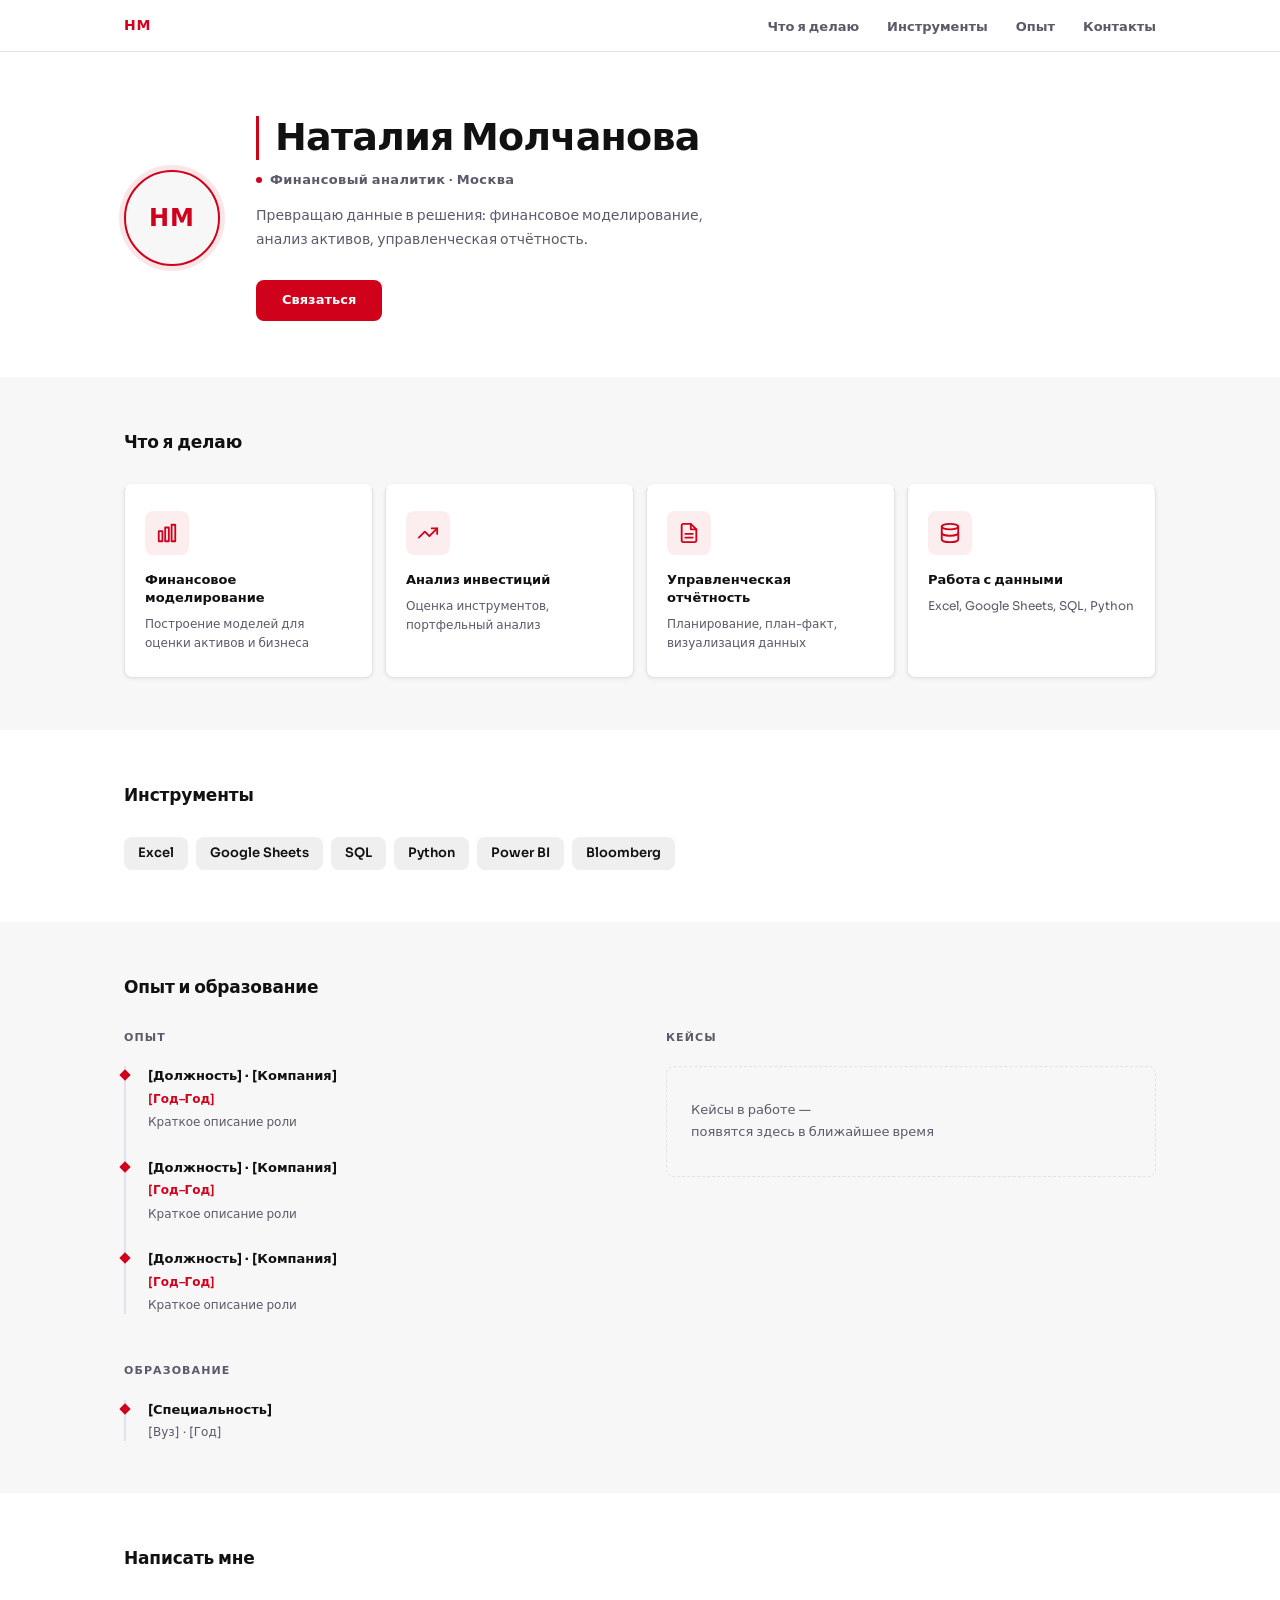
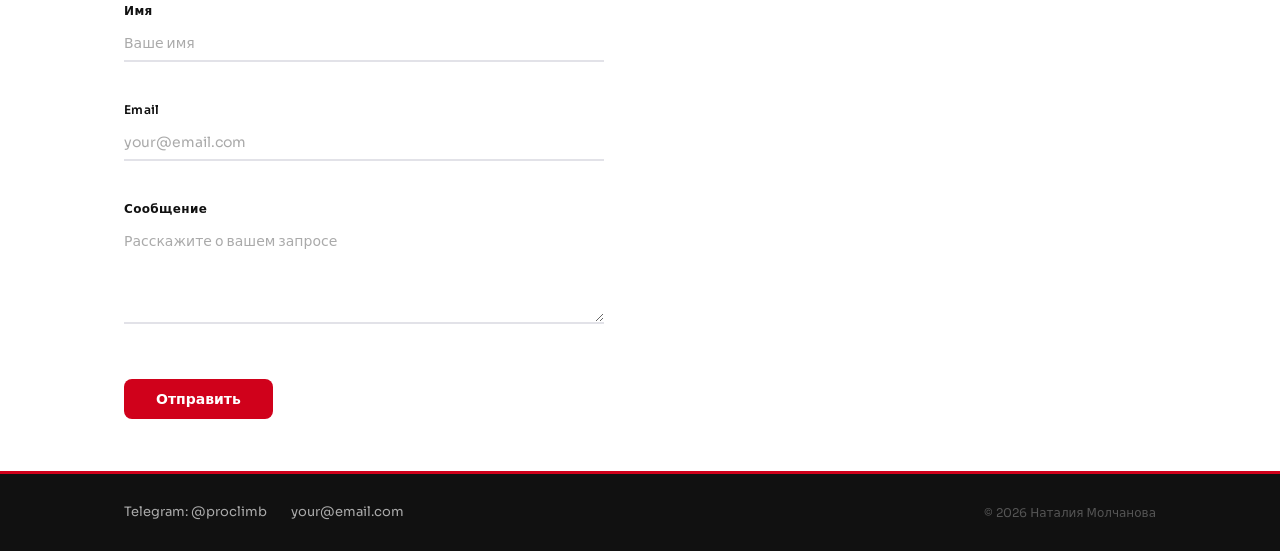
<file: index.html>
<!DOCTYPE html>
<html lang="ru">
<head>
  <meta charset="UTF-8" />
  <meta name="viewport" content="width=device-width, initial-scale=1.0" />
  <meta name="description" content="Наталия Молчанова — финансовый аналитик. Финансовое моделирование, анализ инвестиций, управленческая отчётность." />
  <title>Наталия Молчанова · Финансовый аналитик</title>
  <link rel="preconnect" href="https://fonts.googleapis.com" />
  <link rel="preconnect" href="https://fonts.gstatic.com" crossorigin />
  <link href="https://fonts.googleapis.com/css2?family=Sora:wght@400;600;700&display=swap" rel="stylesheet" />
  <link rel="stylesheet" href="style.css" />
</head>
<body>

  <nav>
    <div class="container nav-inner">
      <a href="#hero" class="nav-logo">НМ</a>
      <ul class="nav-links">
        <li><a href="#services">Что я делаю</a></li>
        <li><a href="#tools">Инструменты</a></li>
        <li><a href="#trust">Опыт</a></li>
        <li><a href="#contact">Контакты</a></li>
      </ul>
    </div>
  </nav>

  <main>

    <!-- ─── Hero ─────────────────────────────────────── -->
    <section id="hero">
      <div class="container">
        <div class="hero-grid">

          <div class="avatar-wrap hero-anim-avatar" aria-label="Аватар Наталии Молчановой">
            <div class="avatar">
              <span class="avatar-initials">НМ</span>
            </div>
          </div>

          <div class="hero-content">
            <div class="hero-name-wrap hero-anim-name">
              <h1 class="hero-name">Наталия Молчанова</h1>
            </div>
            <p class="hero-subtitle hero-anim-subtitle">
              <span class="subtitle-dot" aria-hidden="true"></span>
              Финансовый аналитик · Москва
            </p>
            <p class="hero-description hero-anim-desc">
              Превращаю данные в решения: финансовое моделирование, анализ активов, управленческая отчётность.
            </p>
            <a href="#contact" class="btn btn-primary hero-anim-btn">Связаться</a>
          </div>

        </div>
      </div>
    </section>

    <!-- ─── Что я делаю ───────────────────────────────── -->
    <section id="services">
      <div class="container">
        <h2 class="section-title">Что я делаю</h2>
        <div class="cards-grid">

          <article class="card">
            <div class="card-icon" aria-hidden="true">
              <svg width="22" height="22" viewBox="0 0 24 24" fill="none" stroke="currentColor" stroke-width="2" stroke-linecap="round" stroke-linejoin="round">
                <rect x="3" y="10" width="4" height="11"/>
                <rect x="10" y="6" width="4" height="15"/>
                <rect x="17" y="3" width="4" height="18"/>
              </svg>
            </div>
            <h3 class="card-title">Финансовое моделирование</h3>
            <p class="card-text">Построение моделей для оценки активов и бизнеса</p>
          </article>

          <article class="card">
            <div class="card-icon" aria-hidden="true">
              <svg width="22" height="22" viewBox="0 0 24 24" fill="none" stroke="currentColor" stroke-width="2" stroke-linecap="round" stroke-linejoin="round">
                <polyline points="22 7 13.5 15.5 8.5 10.5 2 17"/>
                <polyline points="16 7 22 7 22 13"/>
              </svg>
            </div>
            <h3 class="card-title">Анализ инвестиций</h3>
            <p class="card-text">Оценка инструментов, портфельный анализ</p>
          </article>

          <article class="card">
            <div class="card-icon" aria-hidden="true">
              <svg width="22" height="22" viewBox="0 0 24 24" fill="none" stroke="currentColor" stroke-width="2" stroke-linecap="round" stroke-linejoin="round">
                <path d="M14 2H6a2 2 0 0 0-2 2v16a2 2 0 0 0 2 2h12a2 2 0 0 0 2-2V8z"/>
                <polyline points="14 2 14 8 20 8"/>
                <line x1="16" y1="13" x2="8" y2="13"/>
                <line x1="16" y1="17" x2="8" y2="17"/>
              </svg>
            </div>
            <h3 class="card-title">Управленческая отчётность</h3>
            <p class="card-text">Планирование, план-факт, визуализация данных</p>
          </article>

          <article class="card">
            <div class="card-icon" aria-hidden="true">
              <svg width="22" height="22" viewBox="0 0 24 24" fill="none" stroke="currentColor" stroke-width="2" stroke-linecap="round" stroke-linejoin="round">
                <ellipse cx="12" cy="5" rx="9" ry="3"/>
                <path d="M21 12c0 1.66-4 3-9 3s-9-1.34-9-3"/>
                <path d="M3 5v14c0 1.66 4 3 9 3s9-1.34 9-3V5"/>
              </svg>
            </div>
            <h3 class="card-title">Работа с данными</h3>
            <p class="card-text">Excel, Google Sheets, SQL, Python</p>
          </article>

        </div>
      </div>
    </section>

    <!-- ─── Инструменты ───────────────────────────────── -->
    <section id="tools">
      <div class="container">
        <h2 class="section-title">Инструменты</h2>
        <div class="badges-grid">
          <span class="badge">Excel</span>
          <span class="badge">Google Sheets</span>
          <span class="badge">SQL</span>
          <span class="badge">Python</span>
          <span class="badge">Power BI</span>
          <span class="badge">Bloomberg</span>
        </div>
      </div>
    </section>

    <!-- ─── Опыт и образование ────────────────────────── -->
    <section id="trust">
      <div class="container">
        <h2 class="section-title">Опыт и образование</h2>
        <div class="trust-grid">

          <div>
            <h3 class="trust-block-title">Опыт</h3>
            <div class="timeline">
              <div class="timeline-item">
                <p class="timeline-role">[Должность] · [Компания]</p>
                <p class="timeline-period">[Год–Год]</p>
                <p class="timeline-desc">Краткое описание роли</p>
              </div>
              <div class="timeline-item">
                <p class="timeline-role">[Должность] · [Компания]</p>
                <p class="timeline-period">[Год–Год]</p>
                <p class="timeline-desc">Краткое описание роли</p>
              </div>
              <div class="timeline-item">
                <p class="timeline-role">[Должность] · [Компания]</p>
                <p class="timeline-period">[Год–Год]</p>
                <p class="timeline-desc">Краткое описание роли</p>
              </div>
            </div>

            <h3 class="trust-block-title" style="margin-top: 48px;">Образование</h3>
            <div class="edu-block">
              <p class="edu-degree">[Специальность]</p>
              <p class="edu-place">[Вуз] · [Год]</p>
            </div>
          </div>

          <div>
            <h3 class="trust-block-title">Кейсы</h3>
            <p class="cases-placeholder">Кейсы в работе —<br>появятся здесь в ближайшее время</p>
          </div>

        </div>
      </div>
    </section>

    <!-- ─── Форма обратной связи ──────────────────────── -->
    <section id="contact">
      <div class="container">
        <h2 class="section-title">Написать мне</h2>
        <div class="contact-inner">
          <form
            id="contact-form"
            action="https://formspree.io/f/YOUR_FORM_ID"
            method="POST"
            novalidate
          >
            <div class="form-group">
              <label for="name">Имя</label>
              <input type="text" id="name" name="name" placeholder="Ваше имя" required />
              <p class="field-error" id="name-error" role="alert" aria-live="polite"></p>
            </div>
            <div class="form-group">
              <label for="email">Email</label>
              <input type="email" id="email" name="email" placeholder="your@email.com" required />
              <p class="field-error" id="email-error" role="alert" aria-live="polite"></p>
            </div>
            <div class="form-group">
              <label for="message">Сообщение</label>
              <textarea id="message" name="message" placeholder="Расскажите о вашем запросе" required></textarea>
              <p class="field-error" id="message-error" role="alert" aria-live="polite"></p>
            </div>
            <button type="submit" class="btn btn-primary form-submit">Отправить</button>
          </form>
          <div class="success-message" id="success-message" role="status" aria-live="polite">
            Спасибо! Свяжусь с вами в течение суток.
          </div>
        </div>
      </div>
    </section>

  </main>

  <footer>
    <div class="container">
      <div class="footer-inner">
        <div class="footer-contacts">
          <a href="https://t.me/proclimb" target="_blank" rel="noopener noreferrer">Telegram: @proclimb</a>
          <a href="mailto:your@email.com">your@email.com</a>
        </div>
        <p class="footer-copy">© 2026 Наталия Молчанова</p>
      </div>
    </div>
  </footer>

  <script src="script.js"></script>
</body>
</html>
</file>
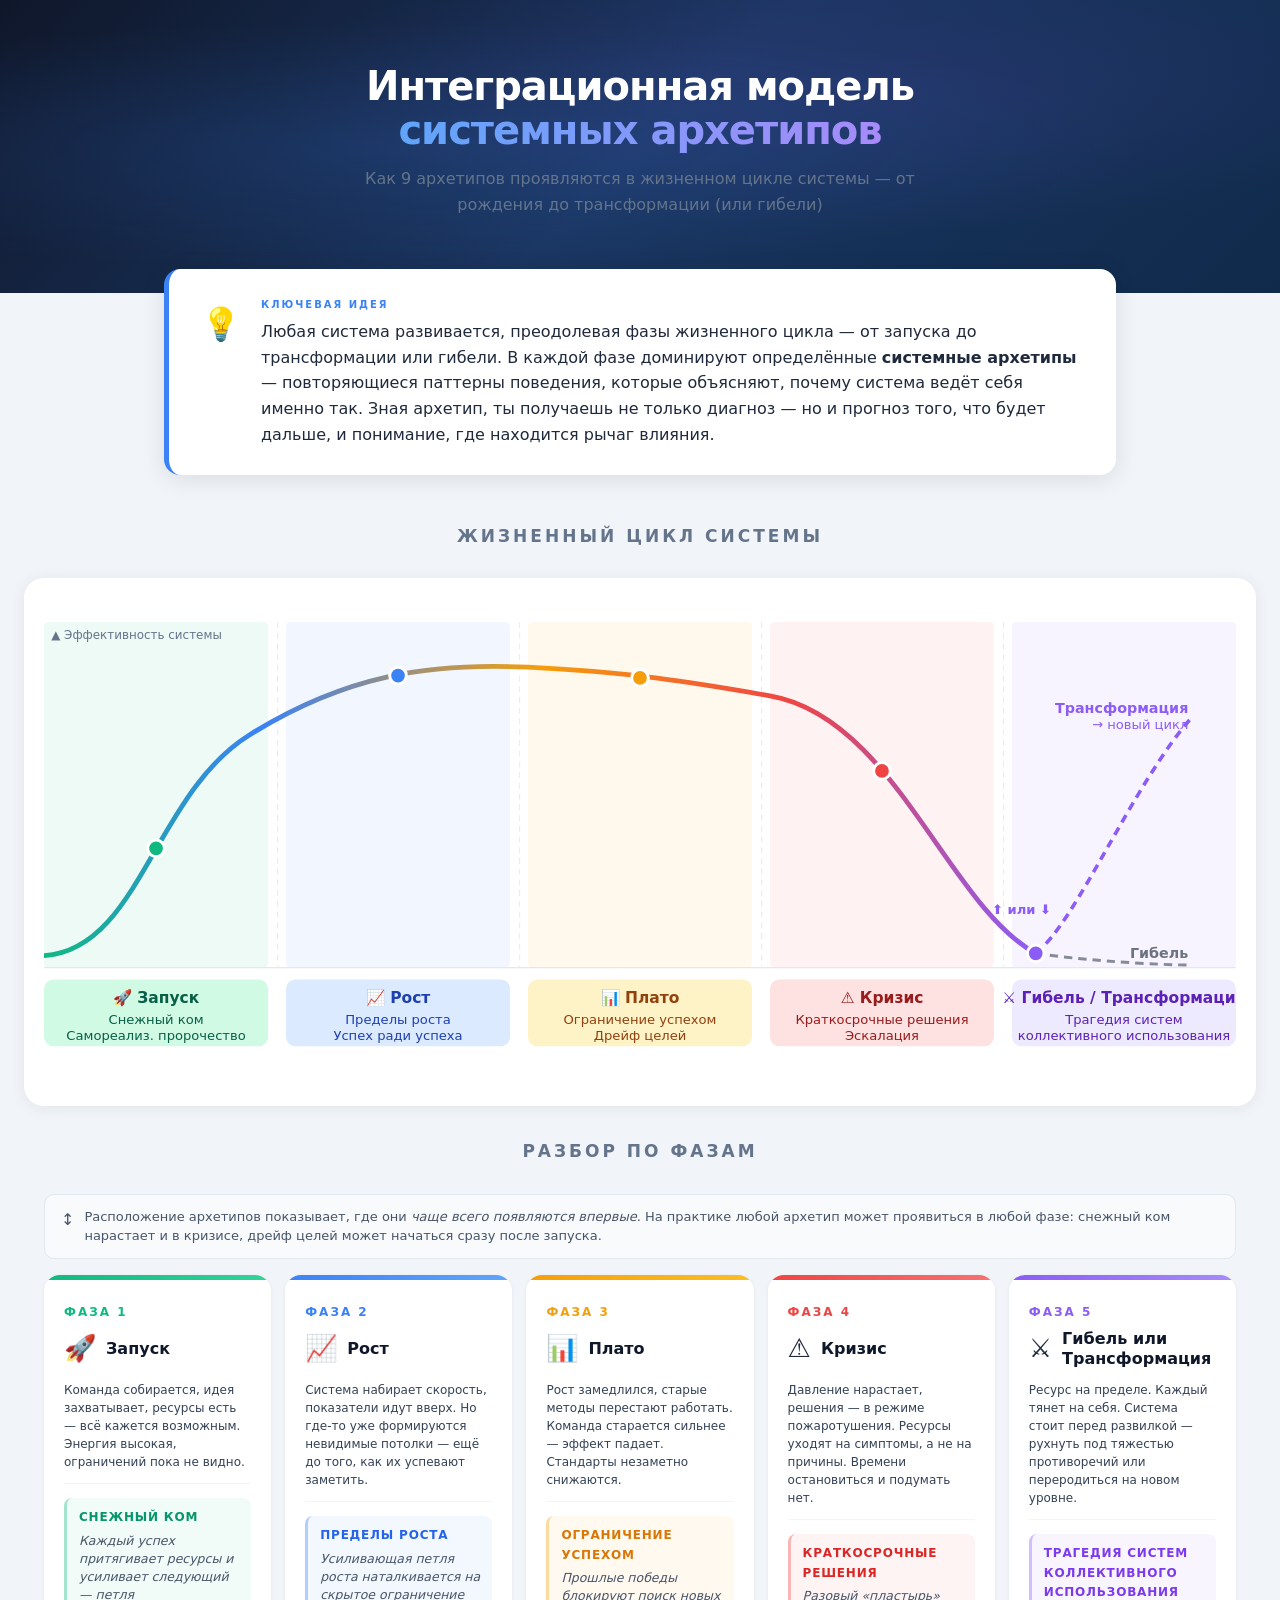
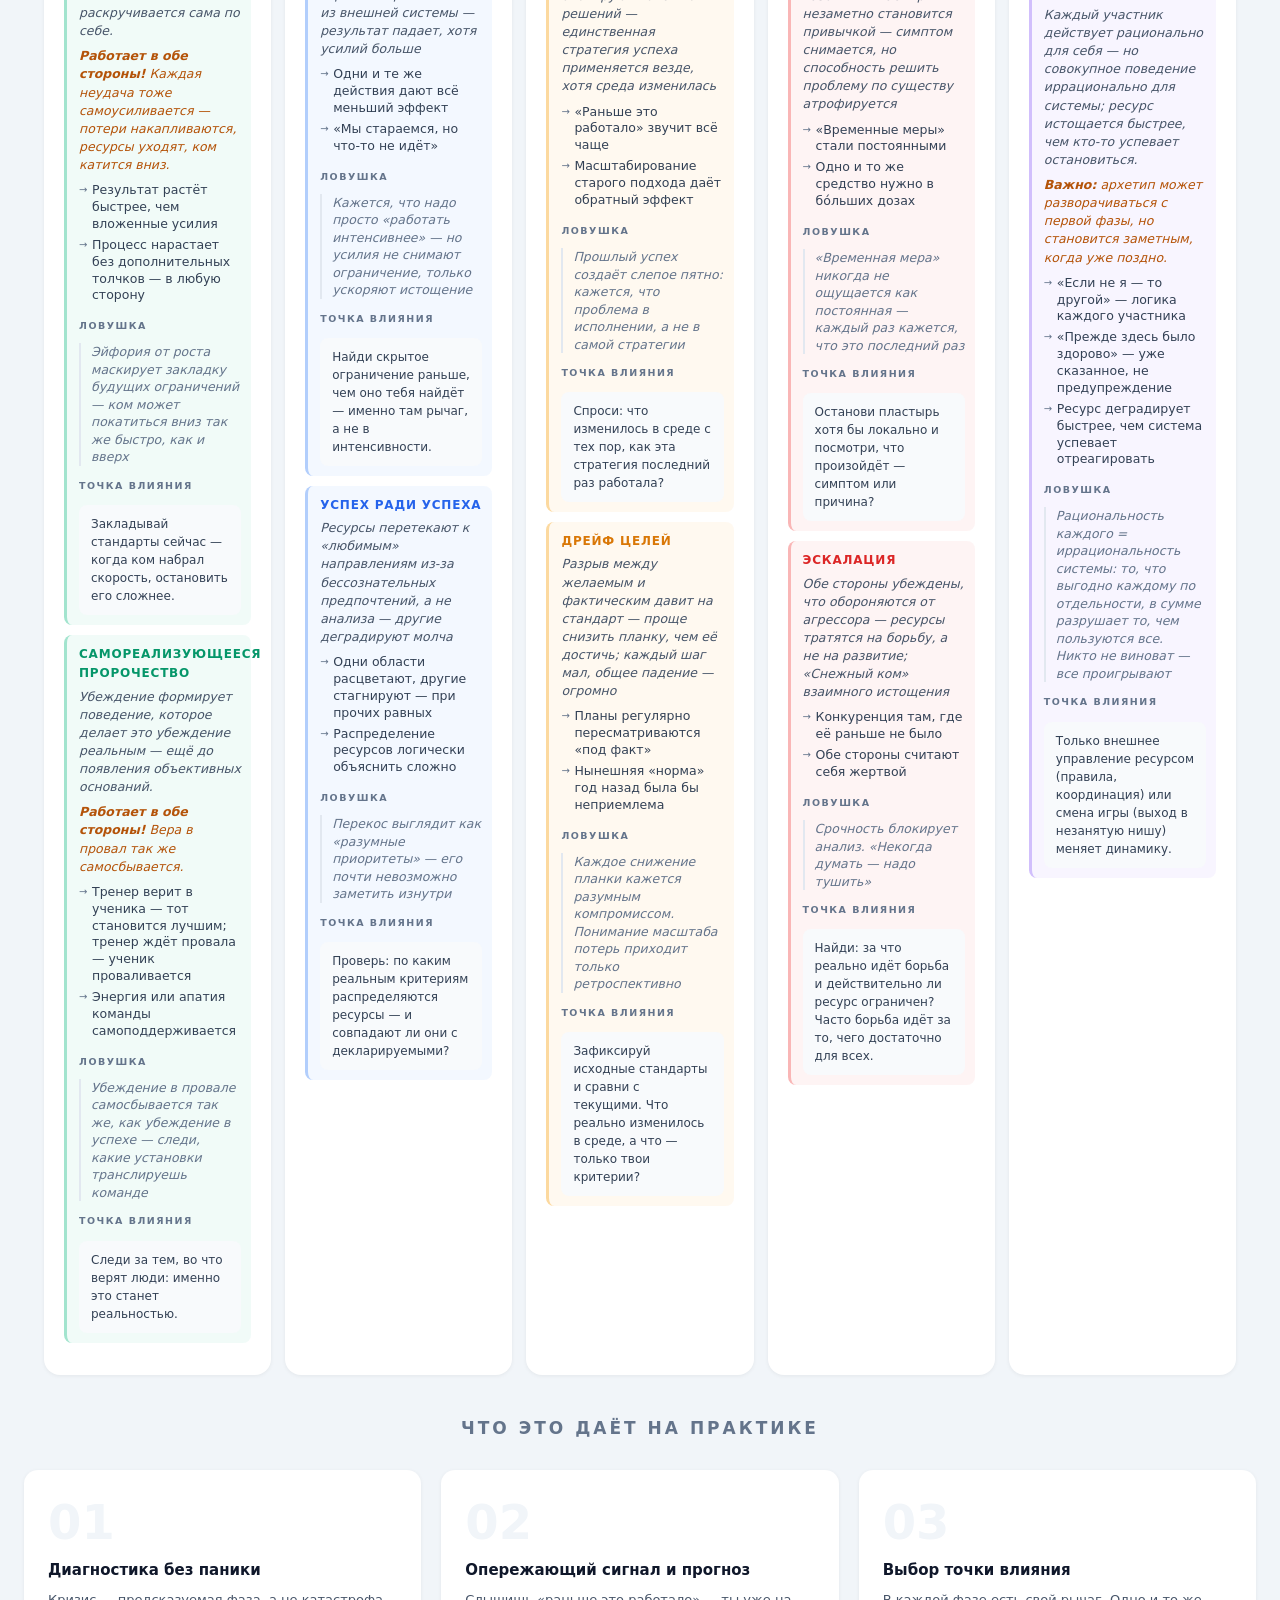
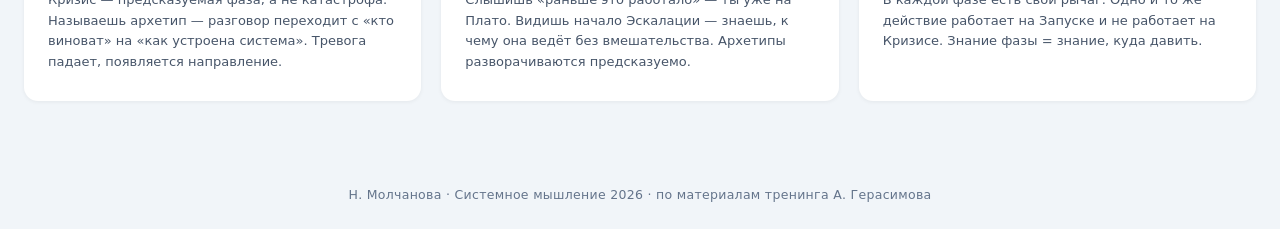
<file: system-archetypes.html>
<!DOCTYPE html>
<html lang="ru">
<head>
    <meta charset="UTF-8">
    <meta name="viewport" content="width=device-width, initial-scale=1.0">
    <title>Интеграционная модель системных архетипов</title>
    <style>
        :root {
            --c1: #10b981;
            --c2: #3b82f6;
            --c3: #f59e0b;
            --c4: #ef4444;
            --c5: #8b5cf6;
            --c1-bg: #d1fae5;
            --c2-bg: #dbeafe;
            --c3-bg: #fef3c7;
            --c4-bg: #fee2e2;
            --c5-bg: #ede9fe;
            --c1-text: #065f46;
            --c2-text: #1e40af;
            --c3-text: #92400e;
            --c4-text: #991b1b;
            --c5-text: #5b21b6;
        }

        * { margin: 0; padding: 0; box-sizing: border-box; }

        body {
            font-family: -apple-system, BlinkMacSystemFont, 'Segoe UI', system-ui, sans-serif;
            background: #f1f5f9;
            color: #1e293b;
            line-height: 1.6;
        }

        /* ─── HEADER ─── */
        header {
            background: linear-gradient(135deg, #0f172a 0%, #1a3560 50%, #0f2a4a 100%);
            color: white;
            padding: 64px 40px 52px;
            text-align: center;
            position: relative;
            overflow: hidden;
        }

        header::before {
            content: '';
            position: absolute;
            inset: 0;
            background: radial-gradient(ellipse at 30% 50%, rgba(59,130,246,0.15) 0%, transparent 60%),
                        radial-gradient(ellipse at 70% 30%, rgba(139,92,246,0.1) 0%, transparent 50%);
        }

        header > * { position: relative; z-index: 1; }

        .header-eyebrow {
            display: inline-block;
            font-size: 12px;
            text-transform: uppercase;
            letter-spacing: 3px;
            color: #475569;
            background: rgba(255,255,255,0.06);
            border: 1px solid rgba(255,255,255,0.1);
            padding: 5px 14px;
            border-radius: 20px;
            margin-bottom: 20px;
        }

        header h1 {
            font-size: 40px;
            font-weight: 800;
            letter-spacing: -1px;
            margin-bottom: 14px;
            line-height: 1.1;
        }

        header h1 span {
            background: linear-gradient(90deg, #60a5fa, #a78bfa);
            -webkit-background-clip: text;
            -webkit-text-fill-color: transparent;
            background-clip: text;
        }

        .header-sub {
            font-size: 16px;
            color: #64748b;
            max-width: 560px;
            margin: 0 auto 24px;
            line-height: 1.6;
        }

        .header-meta {
            font-size: 12px;
            color: #334155;
            letter-spacing: 0.5px;
        }

        /* ─── KEY IDEA ─── */
        .key-idea {
            max-width: 1000px;  /* v2: 860 → 1000 */
            margin: -24px auto 0;
            padding: 0 24px;
            position: relative;
            z-index: 10;
        }

        .key-idea-inner {
            background: white;
            border-radius: 16px;
            padding: 28px 32px;
            box-shadow: 0 4px 24px rgba(0,0,0,0.10);
            border-left: 5px solid #3b82f6;
            display: flex;
            gap: 20px;
            align-items: flex-start;
        }

        .key-idea-icon {
            font-size: 32px;
            flex-shrink: 0;
            margin-top: 2px;
        }

        .key-idea-label {
            font-size: 10px;
            text-transform: uppercase;
            letter-spacing: 2px;
            color: #3b82f6;
            margin-bottom: 6px;
            font-weight: 600;
        }

        .key-idea-text {
            font-size: 16px;
            color: #1e293b;
            font-weight: 400;
            line-height: 1.6;
        }

        /* ─── SECTIONS ─── */
        .section {
            max-width: 1400px;  /* v2: 1120 → 1400 */
            margin: 48px auto 0;
            padding: 0 24px;
        }

        .section-heading {
            font-size: 17px;
            text-transform: uppercase;
            letter-spacing: 3px;
            color: #64748b;
            text-align: center;
            margin-bottom: 28px;
            font-weight: 600;
        }

        /* ─── CURVE ─── */
        .curve-wrapper {
            background: white;
            border-radius: 20px;
            padding: 32px 20px 24px;
            box-shadow: 0 2px 16px rgba(0,0,0,0.07);
        }

        .curve-wrapper svg {
            width: 100%;
            height: auto;
            display: block;
        }

        /* ─── PHASE CARDS ─── */
        .cards-grid {
            display: grid;
            grid-template-columns: repeat(5, 1fr);
            gap: 14px;
            margin: 0 20px;
        }

        .card {
            background: white;
            border-radius: 16px;
            padding: 22px 20px;
            box-shadow: 0 1px 4px rgba(0,0,0,0.06);
            position: relative;
            overflow: hidden;
            transition: transform 0.2s ease, box-shadow 0.2s ease;
            cursor: default;
        }

        .card:hover {
            transform: translateY(-5px);
            box-shadow: 0 16px 40px rgba(0,0,0,0.11);
        }

        .card-stripe {
            position: absolute;
            top: 0; left: 0; right: 0;
            height: 5px;
            border-radius: 16px 16px 0 0;
        }

        .card.c1 .card-stripe { background: linear-gradient(90deg, #10b981, #34d399); }
        .card.c2 .card-stripe { background: linear-gradient(90deg, #3b82f6, #60a5fa); }
        .card.c3 .card-stripe { background: linear-gradient(90deg, #f59e0b, #fbbf24); }
        .card.c4 .card-stripe { background: linear-gradient(90deg, #ef4444, #f87171); }
        .card.c5 .card-stripe { background: linear-gradient(90deg, #8b5cf6, #a78bfa); }

        .card-phase {
            font-size: 12px;
            text-transform: uppercase;
            letter-spacing: 2px;
            font-weight: 700;
            margin-top: 6px;
            margin-bottom: 4px;
        }
        .c1 .card-phase { color: var(--c1); }
        .c2 .card-phase { color: var(--c2); }
        .c3 .card-phase { color: var(--c3); }
        .c4 .card-phase { color: var(--c4); }
        .c5 .card-phase { color: var(--c5); }

        .card-header {
            display: flex;
            align-items: center;
            gap: 10px;
            margin-top: 6px;
            margin-bottom: 12px;
        }

        .card-emoji { font-size: 26px; flex-shrink: 0; }

        .card-title {
            font-size: 16px;
            font-weight: 700;
            color: #0f172a;
            line-height: 1.2;
        }

        .tags { margin-bottom: 14px; display: flex; flex-wrap: wrap; gap: 4px; }

        .tag {
            font-size: 10.5px;
            padding: 3px 9px;
            border-radius: 20px;
            font-weight: 500;
            line-height: 1.4;
        }
        .c1 .tag { background: var(--c1-bg); color: var(--c1-text); }
        .c2 .tag { background: var(--c2-bg); color: var(--c2-text); }
        .c3 .tag { background: var(--c3-bg); color: var(--c3-text); }
        .c4 .tag { background: var(--c4-bg); color: var(--c4-text); }
        .c5 .tag { background: var(--c5-bg); color: var(--c5-text); }

        .micro-label {
            font-size: 9.5px;
            text-transform: uppercase;
            letter-spacing: 1.5px;
            color: #64748b;
            font-weight: 700;
            margin-bottom: 5px;
            margin-top: 12px;
        }

        .signals { list-style: none; padding: 0; }
        .signals li {
            font-size: 12px;
            color: #334155;
            padding: 3px 0 3px 14px;
            position: relative;
            line-height: 1.4;
        }
        .signals li::before {
            content: '·';
            position: absolute;
            left: 4px;
            color: #64748b;
            font-size: 14px;
            top: 1px;
        }

        .leverage-box {
            background: #f8fafc;
            border-radius: 8px;
            padding: 10px 12px;
            font-size: 12px;
            color: #334155;
            margin-top: 12px;
            line-height: 1.5;
        }

        .trap-line {
            margin-top: 10px;
            font-size: 12.5px;
            color: #64748b;
            font-style: italic;
            padding-left: 10px;
            border-left: 2px solid #e2e8f0;
            line-height: 1.4;
        }

        /* ─── ARCHETYPE SUB-BLOCKS ─── */
        .sa-block {
            padding: 10px 10px 10px 12px;
            border-radius: 8px;
            margin-bottom: 10px;
        }
        .c1 .sa-block { background: rgba(16,185,129,0.06); border-left: 3px solid rgba(16,185,129,0.35); }
        .c2 .sa-block { background: rgba(59,130,246,0.06); border-left: 3px solid rgba(59,130,246,0.35); }
        .c3 .sa-block { background: rgba(245,158,11,0.06); border-left: 3px solid rgba(245,158,11,0.35); }
        .c4 .sa-block { background: rgba(239,68,68,0.06); border-left: 3px solid rgba(239,68,68,0.35); }
        .c5 .sa-block { background: rgba(139,92,246,0.06); border-left: 3px solid rgba(139,92,246,0.35); }

        .sa-name {
            font-size: 12px;
            font-weight: 700;
            text-transform: uppercase;
            letter-spacing: 0.8px;
            margin-bottom: 4px;
        }
        .c1 .sa-name { color: #059669; }
        .c2 .sa-name { color: #2563eb; }
        .c3 .sa-name { color: #d97706; }
        .c4 .sa-name { color: #dc2626; }
        .c5 .sa-name { color: #7c3aed; }

        .sa-mech {
            font-size: 12.5px;
            color: #475569;
            font-style: italic;
            line-height: 1.45;
            margin-bottom: 6px;
        }

        .both-ways {
            display: block;
            margin-top: 7px;
            color: #b45309;
            font-style: italic;
        }

        .sa-signals { list-style: none; padding: 0; }
        .sa-signals li {
            font-size: 12.5px;
            color: #334155;
            padding: 2px 0 2px 13px;
            position: relative;
            line-height: 1.35;
        }
        .sa-signals li::before {
            content: '→';
            position: absolute;
            left: 0;
            color: #64748b;
            font-size: 10px;
            top: 3px;
        }

        .phase-context {
            font-size: 12px;
            color: #334155;
            line-height: 1.5;
            margin-bottom: 14px;
            padding-bottom: 12px;
            border-bottom: 1px solid #f1f5f9;
            min-height: 76px;
        }

        .card-divider {
            height: 1px;
            background: #f1f5f9;
            margin: 4px 0 12px;
        }

        .phase-note {
            display: flex;
            align-items: flex-start;
            gap: 10px;
            background: #f8fafc;
            border: 1px solid #e2e8f0;
            border-radius: 10px;
            padding: 12px 16px;
            margin: 0 20px 16px;
            font-size: 13px;
            color: #475569;
            line-height: 1.5;
        }
        .phase-note-icon { font-size: 16px; flex-shrink: 0; margin-top: 1px; }

        /* ─── INSIGHTS ─── */
        .insights-grid {
            display: grid;
            grid-template-columns: repeat(3, 1fr);
            gap: 20px;
            margin-bottom: 60px;
        }

        .insight-card {
            background: white;
            border-radius: 14px;
            padding: 28px 24px;
            box-shadow: 0 1px 4px rgba(0,0,0,0.06);
        }

        .insight-num {
            font-size: 48px;
            font-weight: 900;
            color: #f1f5f9;
            line-height: 1;
            margin-bottom: 12px;
            font-variant-numeric: tabular-nums;
        }

        .insight-title {
            font-size: 15px;
            font-weight: 700;
            color: #0f172a;
            margin-bottom: 8px;
        }

        .insight-body {
            font-size: 13px;
            color: #475569;
            line-height: 1.6;
        }

        /* ─── FOOTER ─── */
        footer {
            text-align: center;
            padding: 24px;
            font-size: 12.5px;
            color: #64748b;
            letter-spacing: 0.3px;
        }

        /* ─── RESPONSIVE ─── */
        @media (max-width: 960px) {
            .cards-grid, .insights-grid { grid-template-columns: 1fr 1fr; }
        }
        @media (max-width: 580px) {
            .cards-grid, .insights-grid { grid-template-columns: 1fr; }
            header h1 { font-size: 26px; }
            .key-idea-inner { flex-direction: column; }
        }
    </style>
</head>
<body>

<!-- HEADER -->
<header>
    <h1>Интеграционная модель<br><span>системных архетипов</span></h1>
    <p class="header-sub">Как 9 архетипов проявляются в жизненном цикле системы — от рождения до трансформации (или гибели)</p>
</header>

<!-- KEY IDEA -->
<div class="key-idea">
    <div class="key-idea-inner">
        <div class="key-idea-icon">💡</div>
        <div>
            <div class="key-idea-label">Ключевая идея</div>
            <p class="key-idea-text">Любая система развивается, преодолевая фазы жизненного цикла — от запуска до трансформации или гибели. В каждой фазе доминируют определённые <strong>системные архетипы</strong> — повторяющиеся паттерны поведения, которые объясняют, почему система ведёт себя именно так. Зная архетип, ты получаешь не только диагноз — но и прогноз того, что будет дальше, и понимание, где находится рычаг влияния.</p>
        </div>
    </div>
</div>

<!-- LIFECYCLE CURVE -->
<div class="section">
    <div class="section-heading">Жизненный цикл системы</div>
    <div class="curve-wrapper">
        <svg viewBox="0 0 1000 396" xmlns="http://www.w3.org/2000/svg" font-family="-apple-system, BlinkMacSystemFont, system-ui, sans-serif">

            <defs>
                <linearGradient id="lineGrad" x1="0%" y1="0%" x2="100%" y2="0%">
                    <stop offset="0%"   stop-color="#10b981"/>
                    <stop offset="22%"  stop-color="#3b82f6"/>
                    <stop offset="50%"  stop-color="#f59e0b"/>
                    <stop offset="75%"  stop-color="#ef4444"/>
                    <stop offset="100%" stop-color="#8b5cf6"/>
                </linearGradient>
            </defs>

            <!--
              Расчёт: band=188, gap=15, итого: 5×188 + 4×15 = 940 + 60 = 1000 ✓
              Зоны: x=0, 203, 406, 609, 812 — каждая шириной 188
              Центры: 94, 297, 500, 703, 906
              Разделители в серединах 15px зазоров: 195.5, 398.5, 601.5, 804.5
            -->
            <rect x="0"   y="10" width="188" height="290" fill="#10b981" opacity="0.07" rx="4"/>
            <rect x="203" y="10" width="188" height="290" fill="#3b82f6" opacity="0.07" rx="4"/>
            <rect x="406" y="10" width="188" height="290" fill="#f59e0b" opacity="0.07" rx="4"/>
            <rect x="609" y="10" width="188" height="290" fill="#ef4444" opacity="0.07" rx="4"/>
            <rect x="812" y="10" width="188" height="290" fill="#8b5cf6" opacity="0.07" rx="4"/>

            <line x1="0" y1="300" x2="1000" y2="300" stroke="#e2e8f0" stroke-width="1"/>
            <text x="6" y="24" font-size="10" fill="#64748b">▲ Эффективность системы</text>

            <line x1="196" y1="10" x2="196" y2="300" stroke="#e8edf2" stroke-width="1" stroke-dasharray="5,4"/>
            <line x1="399" y1="10" x2="399" y2="300" stroke="#e8edf2" stroke-width="1" stroke-dasharray="5,4"/>
            <line x1="602" y1="10" x2="602" y2="300" stroke="#e8edf2" stroke-width="1" stroke-dasharray="5,4"/>
            <line x1="805" y1="10" x2="805" y2="300" stroke="#e8edf2" stroke-width="1" stroke-dasharray="5,4"/>

            <!-- Ветка Гибель -->
            <path d="M 832,288 C 866,293 914,297 963,298"
                  stroke="#6b7280" stroke-width="2.5" fill="none" stroke-dasharray="7,5" opacity="0.8"/>

            <!-- Ветка Трансформация -->
            <path d="M 832,288 C 866,262 914,145 963,90"
                  stroke="#8b5cf6" stroke-width="3" fill="none" stroke-dasharray="7,5"/>

            <!--
              G1-гладкость: ctrl_out = отражение ctrl_in относительно точки сочленения
              (172,105): ctrl_in=(92,155)  → ctrl_out=(252,55)
              (406,48):  ctrl_in=(322,44)  → ctrl_out=(490,52)
              (609,72):  ctrl_in=(540,60)  → базовый ctrl_out=(678,84), масштаб 1.5× → (713,90) — то же направление, плавнее вход в кризис
              Запуск: C1=(80,285) — почти горизонтальный старт (нарастание снежного кома)
            -->
            <path d="M 0,290 C 80,285 92,155 172,105
                          C 252,55 322,44 406,48
                          C 490,52 540,60 609,72
                          C 713,90 758,248 832,288"
                  stroke="url(#lineGrad)" stroke-width="4" fill="none" stroke-linecap="round"/>

            <!-- Точки на кривой в характерных точках каждой фазы -->
            <circle cx="94"  cy="200" r="7" fill="#10b981" stroke="white" stroke-width="2.5"/>
            <circle cx="297" cy="55"  r="7" fill="#3b82f6" stroke="white" stroke-width="2.5"/>
            <circle cx="500" cy="57"  r="7" fill="#f59e0b" stroke="white" stroke-width="2.5"/>
            <circle cx="703" cy="135" r="7" fill="#ef4444" stroke="white" stroke-width="2.5"/>
            <circle cx="832" cy="288" r="7" fill="#8b5cf6" stroke="white" stroke-width="2.5"/>

            <text x="820" y="255" font-size="11" fill="#8b5cf6" text-anchor="middle" font-weight="600">⬆ или ⬇</text>

            <text x="960" y="86"  font-size="12" fill="#8b5cf6" font-weight="700" text-anchor="end">Трансформация</text>
            <text x="960" y="100" font-size="11" fill="#8b5cf6" text-anchor="end">→ новый цикл</text>
            <text x="960" y="292" font-size="12" fill="#6b7280" font-weight="700" text-anchor="end">Гибель</text>

            <!-- v2: нижние плашки height=56 (было 50), font-size подписей=11 (было 9.5) -->
            <rect x="0"   y="310" width="188" height="56" fill="#d1fae5" rx="8"/>
            <text x="94"  y="330" font-size="13" font-weight="700" fill="#065f46" text-anchor="middle">🚀 Запуск</text>
            <text x="94"  y="347" font-size="11" fill="#065f46" text-anchor="middle">Снежный ком</text>
            <text x="94"  y="361" font-size="11" fill="#065f46" text-anchor="middle">Самореализ. пророчество</text>

            <rect x="203" y="310" width="188" height="56" fill="#dbeafe" rx="8"/>
            <text x="297" y="330" font-size="13" font-weight="700" fill="#1e40af" text-anchor="middle">📈 Рост</text>
            <text x="297" y="347" font-size="11" fill="#1e40af" text-anchor="middle">Пределы роста</text>
            <text x="297" y="361" font-size="11" fill="#1e40af" text-anchor="middle">Успех ради успеха</text>

            <rect x="406" y="310" width="188" height="56" fill="#fef3c7" rx="8"/>
            <text x="500" y="330" font-size="13" font-weight="700" fill="#92400e" text-anchor="middle">📊 Плато</text>
            <text x="500" y="347" font-size="11" fill="#92400e" text-anchor="middle">Ограничение успехом</text>
            <text x="500" y="361" font-size="11" fill="#92400e" text-anchor="middle">Дрейф целей</text>

            <rect x="609" y="310" width="188" height="56" fill="#fee2e2" rx="8"/>
            <text x="703" y="330" font-size="13" font-weight="700" fill="#991b1b" text-anchor="middle">⚠️ Кризис</text>
            <text x="703" y="347" font-size="11" fill="#991b1b" text-anchor="middle">Краткосрочные решения</text>
            <text x="703" y="361" font-size="11" fill="#991b1b" text-anchor="middle">Эскалация</text>

            <rect x="812" y="310" width="188" height="56" fill="#ede9fe" rx="8"/>
            <text x="906" y="330" font-size="13" font-weight="700" fill="#5b21b6" text-anchor="middle">⚔️ Гибель / Трансформация</text>
            <text x="906" y="347" font-size="11" fill="#5b21b6" text-anchor="middle">Трагедия систем</text>
            <text x="906" y="361" font-size="11" fill="#5b21b6" text-anchor="middle">коллективного использования</text>
        </svg>
    </div>
</div>

<!-- PHASE CARDS -->
<div class="section" style="margin-top: 32px;">
    <div class="section-heading">Разбор по фазам</div>
    <div class="phase-note">
        <span class="phase-note-icon">↕️</span>
        <span>Расположение архетипов показывает, где они <em>чаще всего появляются впервые</em>. На практике любой архетип может проявиться в любой фазе: снежный ком нарастает и в кризисе, дрейф целей может начаться сразу после запуска.</span>
    </div>
    <div class="cards-grid">

        <!-- Card 1 -->
        <div class="card c1">
            <div class="card-stripe"></div>
            <div class="card-phase">Фаза 1</div>
            <div class="card-header">
                <span class="card-emoji">🚀</span>
                <div class="card-title">Запуск</div>
            </div>

            <p class="phase-context">Команда собирается, идея захватывает, ресурсы есть — всё кажется возможным. Энергия высокая, ограничений пока не видно.</p>

            <div class="sa-block">
                <div class="sa-name">Снежный ком</div>
                <p class="sa-mech">Каждый успех притягивает ресурсы и усиливает следующий — петля раскручивается сама по себе. <span class="both-ways"><strong>Работает в обе стороны!</strong> Каждая неудача тоже самоусиливается — потери накапливаются, ресурсы уходят, ком катится вниз.</span></p>
                <ul class="sa-signals">
                    <li>Результат растёт быстрее, чем вложенные усилия</li>
                    <li>Процесс нарастает без дополнительных толчков — в любую сторону</li>
                </ul>
                <div class="micro-label">Ловушка</div>
                <div class="trap-line">Эйфория от роста маскирует закладку будущих ограничений — ком может покатиться вниз так же быстро, как и вверх</div>
                <div class="micro-label">Точка влияния</div>
                <div class="leverage-box">Закладывай стандарты сейчас — когда ком набрал скорость, остановить его сложнее.</div>
            </div>

            <div class="sa-block">
                <div class="sa-name">Самореализующееся пророчество</div>
                <p class="sa-mech">Убеждение формирует поведение, которое делает это убеждение реальным — ещё до появления объективных оснований. <span class="both-ways"><strong>Работает в обе стороны!</strong> Вера в провал так же самосбывается.</span></p>
                <ul class="sa-signals">
                    <li>Тренер верит в ученика — тот становится лучшим; тренер ждёт провала — ученик проваливается</li>
                    <li>Энергия или апатия команды самоподдерживается</li>
                </ul>
                <div class="micro-label">Ловушка</div>
                <div class="trap-line">Убеждение в провале самосбывается так же, как убеждение в успехе — следи, какие установки транслируешь команде</div>
                <div class="micro-label">Точка влияния</div>
                <div class="leverage-box">Следи за тем, во что верят люди: именно это станет реальностью.</div>
            </div>
        </div>

        <!-- Card 2 -->
        <div class="card c2">
            <div class="card-stripe"></div>
            <div class="card-phase">Фаза 2</div>
            <div class="card-header">
                <span class="card-emoji">📈</span>
                <div class="card-title">Рост</div>
            </div>

            <p class="phase-context">Система набирает скорость, показатели идут вверх. Но где-то уже формируются невидимые потолки — ещё до того, как их успевают заметить.</p>

            <div class="sa-block">
                <div class="sa-name">Пределы роста</div>
                <p class="sa-mech">Усиливающая петля роста наталкивается на скрытое ограничение из внешней системы — результат падает, хотя усилий больше</p>
                <ul class="sa-signals">
                    <li>Одни и те же действия дают всё меньший эффект</li>
                    <li>«Мы стараемся, но что-то не идёт»</li>
                </ul>
                <div class="micro-label">Ловушка</div>
                <div class="trap-line">Кажется, что надо просто «работать интенсивнее» — но усилия не снимают ограничение, только ускоряют истощение</div>
                <div class="micro-label">Точка влияния</div>
                <div class="leverage-box">Найди скрытое ограничение раньше, чем оно тебя найдёт — именно там рычаг, а не в интенсивности.</div>
            </div>

            <div class="sa-block">
                <div class="sa-name">Успех ради успеха</div>
                <p class="sa-mech">Ресурсы перетекают к «любимым» направлениям из-за бессознательных предпочтений, а не анализа — другие деградируют молча</p>
                <ul class="sa-signals">
                    <li>Одни области расцветают, другие стагнируют — при прочих равных</li>
                    <li>Распределение ресурсов логически объяснить сложно</li>
                </ul>
                <div class="micro-label">Ловушка</div>
                <div class="trap-line">Перекос выглядит как «разумные приоритеты» — его почти невозможно заметить изнутри</div>
                <div class="micro-label">Точка влияния</div>
                <div class="leverage-box">Проверь: по каким реальным критериям распределяются ресурсы — и совпадают ли они с декларируемыми?</div>
            </div>
        </div>

        <!-- Card 3 -->
        <div class="card c3">
            <div class="card-stripe"></div>
            <div class="card-phase">Фаза 3</div>
            <div class="card-header">
                <span class="card-emoji">📊</span>
                <div class="card-title">Плато</div>
            </div>

            <p class="phase-context">Рост замедлился, старые методы перестают работать. Команда старается сильнее — эффект падает. Стандарты незаметно снижаются.</p>

            <div class="sa-block">
                <div class="sa-name">Ограничение успехом</div>
                <p class="sa-mech">Прошлые победы блокируют поиск новых решений — единственная стратегия успеха применяется везде, хотя среда изменилась</p>
                <ul class="sa-signals">
                    <li>«Раньше это работало» звучит всё чаще</li>
                    <li>Масштабирование старого подхода даёт обратный эффект</li>
                </ul>
                <div class="micro-label">Ловушка</div>
                <div class="trap-line">Прошлый успех создаёт слепое пятно: кажется, что проблема в исполнении, а не в самой стратегии</div>
                <div class="micro-label">Точка влияния</div>
                <div class="leverage-box">Спроси: что изменилось в среде с тех пор, как эта стратегия последний раз работала?</div>
            </div>

            <div class="sa-block">
                <div class="sa-name">Дрейф целей</div>
                <p class="sa-mech">Разрыв между желаемым и фактическим давит на стандарт — проще снизить планку, чем её достичь; каждый шаг мал, общее падение — огромно</p>
                <ul class="sa-signals">
                    <li>Планы регулярно пересматриваются «под факт»</li>
                    <li>Нынешняя «норма» год назад была бы неприемлема</li>
                </ul>
                <div class="micro-label">Ловушка</div>
                <div class="trap-line">Каждое снижение планки кажется разумным компромиссом. Понимание масштаба потерь приходит только ретроспективно</div>
                <div class="micro-label">Точка влияния</div>
                <div class="leverage-box">Зафиксируй исходные стандарты и сравни с текущими. Что реально изменилось в среде, а что — только твои критерии?</div>
            </div>
        </div>

        <!-- Card 4 -->
        <div class="card c4">
            <div class="card-stripe"></div>
            <div class="card-phase">Фаза 4</div>
            <div class="card-header">
                <span class="card-emoji">⚠️</span>
                <div class="card-title">Кризис</div>
            </div>

            <p class="phase-context">Давление нарастает, решения — в режиме пожаротушения. Ресурсы уходят на симптомы, а не на причины. Времени остановиться и подумать нет.</p>

            <div class="sa-block">
                <div class="sa-name">Краткосрочные решения</div>
                <p class="sa-mech">Разовый «пластырь» незаметно становится привычкой — симптом снимается, но способность решить проблему по существу атрофируется</p>
                <ul class="sa-signals">
                    <li>«Временные меры» стали постоянными</li>
                    <li>Одно и то же средство нужно в бо́льших дозах</li>
                </ul>
                <div class="micro-label">Ловушка</div>
                <div class="trap-line">«Временная мера» никогда не ощущается как постоянная — каждый раз кажется, что это последний раз</div>
                <div class="micro-label">Точка влияния</div>
                <div class="leverage-box">Останови пластырь хотя бы локально и посмотри, что произойдёт — симптом или причина?</div>
            </div>

            <div class="sa-block">
                <div class="sa-name">Эскалация</div>
                <p class="sa-mech">Обе стороны убеждены, что обороняются от агрессора — ресурсы тратятся на борьбу, а не на развитие; «Снежный ком» взаимного истощения</p>
                <ul class="sa-signals">
                    <li>Конкуренция там, где её раньше не было</li>
                    <li>Обе стороны считают себя жертвой</li>
                </ul>
                <div class="micro-label">Ловушка</div>
                <div class="trap-line">Срочность блокирует анализ. «Некогда думать — надо тушить»</div>
                <div class="micro-label">Точка влияния</div>
                <div class="leverage-box">Найди: за что реально идёт борьба и действительно ли ресурс ограничен? Часто борьба идёт за то, чего достаточно для всех.</div>
            </div>
        </div>

        <!-- Card 5 -->
        <div class="card c5">
            <div class="card-stripe"></div>
            <div class="card-phase">Фаза 5</div>
            <div class="card-header">
                <span class="card-emoji">⚔️</span>
                <div class="card-title">Гибель или Трансформация</div>
            </div>

            <p class="phase-context">Ресурс на пределе. Каждый тянет на себя. Система стоит перед развилкой — рухнуть под тяжестью противоречий или переродиться на новом уровне.</p>

            <div class="sa-block">
                <div class="sa-name">Трагедия систем коллективного использования</div>
                <p class="sa-mech">Каждый участник действует рационально для себя — но совокупное поведение иррационально для системы; ресурс истощается быстрее, чем кто-то успевает остановиться. <span class="both-ways"><strong>Важно:</strong> архетип может разворачиваться с первой фазы, но становится заметным, когда уже поздно.</span></p>
                <ul class="sa-signals">
                    <li>«Если не я — то другой» — логика каждого участника</li>
                    <li>«Прежде здесь было здорово» — уже сказанное, не предупреждение</li>
                    <li>Ресурс деградирует быстрее, чем система успевает отреагировать</li>
                </ul>
                <div class="micro-label">Ловушка</div>
                <div class="trap-line">Рациональность каждого = иррациональность системы: то, что выгодно каждому по отдельности, в сумме разрушает то, чем пользуются все. Никто не виноват — все проигрывают</div>
                <div class="micro-label">Точка влияния</div>
                <div class="leverage-box">Только внешнее управление ресурсом (правила, координация) или смена игры (выход в незанятую нишу) меняет динамику.</div>
            </div>
        </div>

    </div>
</div>

<!-- WHAT IT GIVES -->
<div class="section" style="margin-top: 40px;">
    <div class="section-heading">Что это даёт на практике</div>
    <div class="insights-grid">
        <div class="insight-card">
            <div class="insight-num">01</div>
            <div class="insight-title">Диагностика без паники</div>
            <p class="insight-body">Кризис — предсказуемая фаза, а не катастрофа. Называешь архетип — разговор переходит с «кто виноват» на «как устроена система». Тревога падает, появляется направление.</p>
        </div>
        <div class="insight-card">
            <div class="insight-num">02</div>
            <div class="insight-title">Опережающий сигнал и прогноз</div>
            <p class="insight-body">Слышишь «раньше это работало» — ты уже на Плато. Видишь начало Эскалации — знаешь, к чему она ведёт без вмешательства. Архетипы разворачиваются предсказуемо.</p>
        </div>
        <div class="insight-card">
            <div class="insight-num">03</div>
            <div class="insight-title">Выбор точки влияния</div>
            <p class="insight-body">В каждой фазе есть свой рычаг. Одно и то же действие работает на Запуске и не работает на Кризисе. Знание фазы = знание, куда давить.</p>
        </div>
    </div>
</div>

<footer>
    Н. Молчанова · Системное мышление 2026 · по материалам тренинга А. Герасимова
</footer>

</body>
</html>
</file>
<file: style.css>
/* ─── Design tokens ─────────────────────────────────────────────────────── */
:root {
  --c-bg:           #FFFFFF;
  --c-surface:      #F7F7F8;
  --c-text:         #111111;
  --c-muted:        #5A5A6A;
  --c-accent:       #D0011B;
  --c-accent-hover: #A80016;
  --c-border:       #E2E2E8;
  --c-footer-bg:    #111111;

  --font: 'Sora', system-ui, -apple-system, sans-serif;

  --nav-h:       52px;
  --radius:      8px;
  --radius-btn:  8px;
  --shadow-card: 0 1px 4px rgba(0, 0, 0, 0.07);
  --transition:  0.2s ease;
}

/* ─── Reset ──────────────────────────────────────────────────────────────── */
*, *::before, *::after {
  box-sizing: border-box;
  margin: 0;
  padding: 0;
}

html {
  scroll-behavior: smooth;
  scroll-padding-top: var(--nav-h);
}

body {
  font-family: var(--font);
  font-size: 15px;
  line-height: 1.6;
  color: var(--c-text);
  background: var(--c-bg);
  -webkit-font-smoothing: antialiased;
}

/* ─── Layout ─────────────────────────────────────────────────────────────── */
.container {
  width: 100%;
  max-width: 1080px;
  margin: 0 auto;
  padding: 0 24px;
}

/* ─── Nav ────────────────────────────────────────────────────────────────── */
nav {
  position: sticky;
  top: 0;
  z-index: 100;
  background: var(--c-bg);
  border-bottom: 1px solid var(--c-border);
  height: var(--nav-h);
}

.nav-inner {
  display: flex;
  align-items: center;
  justify-content: space-between;
  height: 100%;
}

.nav-logo {
  font-size: 14px;
  font-weight: 700;
  color: var(--c-accent);
  text-decoration: none;
  letter-spacing: 0.06em;
  transition: color var(--transition);
}

.nav-logo:hover {
  color: var(--c-accent-hover);
}

.nav-links {
  display: flex;
  gap: 28px;
  list-style: none;
}

.nav-links a {
  font-size: 13px;
  font-weight: 600;
  color: var(--c-muted);
  text-decoration: none;
  transition: color var(--transition);
}

.nav-links a:hover {
  color: var(--c-accent);
}

/* ─── Hero ───────────────────────────────────────────────────────────────── */
#hero {
  padding: 64px 0 56px;
  background: var(--c-bg);
}

.hero-grid {
  display: grid;
  grid-template-columns: auto 1fr;
  gap: 36px;
  align-items: center;
}

/* Avatar: красная обводка 2px + внешнее кольцо через box-shadow */
.avatar-wrap {
  flex-shrink: 0;
}

.avatar {
  width: 96px;
  height: 96px;
  border-radius: 50%;
  border: 2px solid var(--c-accent);
  box-shadow: 0 0 0 5px rgba(208, 1, 27, 0.1);
  background: var(--c-surface);
  display: flex;
  align-items: center;
  justify-content: center;
  flex-shrink: 0;
}

.avatar-initials {
  font-size: 24px;
  font-weight: 700;
  color: var(--c-accent);
  letter-spacing: 0.04em;
}

/* Hero text */
.hero-content {
  min-width: 0;
  display: flex;
  flex-direction: column;
  align-items: flex-start;
}

/* Красная вертикальная черта слева от имени — как в газетных колонках */
.hero-name-wrap {
  border-left: 3px solid var(--c-accent);
  padding-left: 16px;
  margin-bottom: 10px;
}

.hero-name {
  font-size: clamp(24px, 3.8vw, 38px);
  font-weight: 700;
  line-height: 1.15;
  color: var(--c-text);
  white-space: nowrap;
  letter-spacing: -0.02em;
}

.hero-subtitle {
  display: flex;
  align-items: center;
  gap: 8px;
  font-size: 13px;
  font-weight: 600;
  color: var(--c-muted);
  letter-spacing: 0.03em;
  margin-bottom: 14px;
}

/* Красная точка перед подзаголовком */
.subtitle-dot {
  display: inline-block;
  width: 6px;
  height: 6px;
  border-radius: 50%;
  background: var(--c-accent);
  flex-shrink: 0;
}

.hero-description {
  font-size: 14px;
  color: var(--c-muted);
  max-width: 480px;
  margin-bottom: 28px;
  line-height: 1.7;
}

/* ─── Button ─────────────────────────────────────────────────────────────── */
.btn {
  display: inline-block;
  font-family: var(--font);
  font-size: 13px;
  font-weight: 600;
  text-decoration: none;
  border: none;
  cursor: pointer;
  transition: background var(--transition), transform var(--transition);
}

.btn-primary {
  background: var(--c-accent);
  color: #fff;
  padding: 10px 26px;
  border-radius: var(--radius-btn);
}

.btn-primary:hover {
  background: var(--c-accent-hover);
  transform: scale(1.02);
}

/* ─── Hero entry animations ──────────────────────────────────────────────── */
@keyframes fadeInUp {
  from {
    opacity: 0;
    transform: translateY(14px);
  }
  to {
    opacity: 1;
    transform: translateY(0);
  }
}

.hero-anim-avatar,
.hero-anim-name,
.hero-anim-subtitle,
.hero-anim-desc,
.hero-anim-btn {
  opacity: 0;
  animation: fadeInUp 0.5s ease forwards;
}

.hero-anim-avatar   { animation-delay: 0s; }
.hero-anim-name     { animation-delay: 0.1s; }
.hero-anim-subtitle { animation-delay: 0.2s; }
.hero-anim-desc     { animation-delay: 0.3s; }
.hero-anim-btn      { animation-delay: 0.4s; }

/* ─── Sections ───────────────────────────────────────────────────────────── */
.section-title {
  font-size: 17px;
  font-weight: 700;
  color: var(--c-text);
  margin-bottom: 28px;
  letter-spacing: -0.01em;
}

#services {
  background: var(--c-surface);
  padding: 52px 0;
}

#tools {
  background: var(--c-bg);
  padding: 52px 0;
}

#trust {
  background: var(--c-surface);
  padding: 52px 0;
}

#contact {
  background: var(--c-bg);
  padding: 52px 0;
}

/* ─── Cards ──────────────────────────────────────────────────────────────── */
.cards-grid {
  display: grid;
  grid-template-columns: repeat(4, 1fr);
  gap: 12px;
}

/*
 * Чтобы border-top: 3px не конфликтовал с border shorthand,
 * задаём стороны раздельно: left/right/bottom через border-*,
 * а top — отдельно с нужной толщиной.
 */
.card {
  background: var(--c-bg);
  border-left:   1px solid var(--c-border);
  border-right:  1px solid var(--c-border);
  border-bottom: 1px solid var(--c-border);
  border-top:    3px solid transparent;
  border-radius: var(--radius);
  padding: 24px 20px;
  box-shadow: var(--shadow-card);
  transition:
    border-top-color var(--transition),
    transform        var(--transition),
    box-shadow       var(--transition);
}

.card:hover {
  border-top-color: var(--c-accent);
  transform: translateY(-3px);
  box-shadow: 0 4px 14px rgba(208, 1, 27, 0.08);
}

/* Иконка: квадрат 44×44, лёгкий красный фон, красная иконка */
.card-icon {
  width: 44px;
  height: 44px;
  background: rgba(208, 1, 27, 0.07);
  border-radius: var(--radius);
  display: flex;
  align-items: center;
  justify-content: center;
  margin-bottom: 16px;
  color: var(--c-accent);
}

.card-title {
  font-size: 13px;
  font-weight: 700;
  color: var(--c-text);
  margin-bottom: 8px;
  line-height: 1.4;
}

.card-text {
  font-size: 12px;
  color: var(--c-muted);
  line-height: 1.55;
}

/* ─── Badges ─────────────────────────────────────────────────────────────── */
.badges-grid {
  display: flex;
  flex-wrap: wrap;
  gap: 8px;
}

.badge {
  display: inline-block;
  padding: 6px 14px;
  font-size: 13px;
  font-weight: 600;
  color: var(--c-text);
  background: #EFEFEF;
  border-radius: var(--radius-btn);
  cursor: default;
  transition:
    background var(--transition),
    color      var(--transition);
}

.badge:hover {
  background: var(--c-accent);
  color: #fff;
}

/* ─── Trust / Timeline ───────────────────────────────────────────────────── */
.trust-grid {
  display: grid;
  grid-template-columns: 1fr 1fr;
  gap: 52px;
}

.trust-block-title {
  font-size: 11px;
  font-weight: 700;
  color: var(--c-muted);
  text-transform: uppercase;
  letter-spacing: 0.1em;
  margin-bottom: 20px;
}

.timeline {
  display: flex;
  flex-direction: column;
  border-left: 2px solid var(--c-border);
  padding-left: 22px;
  position: relative;
}

.timeline-item {
  position: relative;
  padding-bottom: 26px;
}

.timeline-item:last-child {
  padding-bottom: 0;
}

/* Ромб: красный квадрат 8×8, повёрнутый на 45deg */
.timeline-item::before {
  content: '';
  position: absolute;
  left: -27px;
  top: 5px;
  width: 8px;
  height: 8px;
  background: var(--c-accent);
  transform: rotate(45deg);
}

.timeline-role {
  font-size: 13px;
  font-weight: 700;
  color: var(--c-text);
  margin-bottom: 2px;
}

.timeline-period {
  font-size: 12px;
  color: var(--c-accent);
  font-weight: 600;
  margin-bottom: 4px;
}

.timeline-desc {
  font-size: 12px;
  color: var(--c-muted);
}

/* Education */
.edu-block {
  border-left: 2px solid var(--c-border);
  padding-left: 22px;
  position: relative;
}

.edu-block::before {
  content: '';
  position: absolute;
  left: -5px;
  top: 5px;
  width: 8px;
  height: 8px;
  background: var(--c-accent);
  transform: rotate(45deg);
}

.edu-degree {
  font-size: 13px;
  font-weight: 700;
  color: var(--c-text);
  margin-bottom: 2px;
}

.edu-place {
  font-size: 12px;
  color: var(--c-muted);
}

/* Cases placeholder */
.cases-placeholder {
  font-size: 13px;
  color: var(--c-muted);
  border: 1px dashed var(--c-border);
  border-radius: var(--radius);
  padding: 32px 24px;
  line-height: 1.7;
}

/* ─── Contact form ───────────────────────────────────────────────────────── */
.contact-inner {
  max-width: 480px;
}

.form-group {
  margin-bottom: 18px;
}

.form-group label {
  display: block;
  font-size: 12px;
  font-weight: 600;
  color: var(--c-text);
  margin-bottom: 6px;
  letter-spacing: 0.03em;
}

/* Поля: граница только снизу 2px, фон прозрачный */
.form-group input,
.form-group textarea {
  width: 100%;
  font-family: var(--font);
  font-size: 14px;
  color: var(--c-text);
  background: transparent;
  border: none;
  border-bottom: 2px solid var(--c-border);
  border-radius: 0;
  padding: 8px 0;
  outline: none;
  transition: border-bottom-color var(--transition);
  appearance: none;
}

.form-group input::placeholder,
.form-group textarea::placeholder {
  color: #AAAAAA;
}

.form-group textarea {
  resize: vertical;
  min-height: 100px;
}

/* Focus: нижняя граница становится красной */
.form-group input:focus,
.form-group textarea:focus {
  border-bottom-color: var(--c-accent);
}

.form-group input.error,
.form-group textarea.error {
  border-bottom-color: var(--c-accent);
}

.field-error {
  font-size: 12px;
  color: var(--c-accent);
  margin-top: 4px;
  min-height: 16px;
}

/* Кнопка формы — не растягивается */
.form-submit {
  margin-top: 10px;
  padding: 11px 32px;
  font-size: 14px;
}

.success-message {
  display: none;
  font-size: 14px;
  color: var(--c-text);
  padding: 20px;
  border-left: 3px solid var(--c-accent);
  background: var(--c-surface);
  border-radius: var(--radius);
}

.success-message.visible {
  display: block;
}

/* ─── Footer ─────────────────────────────────────────────────────────────── */
footer {
  background: var(--c-footer-bg);
  border-top: 3px solid var(--c-accent);
  padding: 28px 0;
}

.footer-inner {
  display: flex;
  align-items: center;
  justify-content: space-between;
  gap: 16px;
  flex-wrap: wrap;
}

.footer-contacts {
  display: flex;
  gap: 24px;
  flex-wrap: wrap;
}

.footer-contacts a {
  font-size: 13px;
  color: #AAAAAA;
  text-decoration: none;
  transition: color var(--transition);
}

.footer-contacts a:hover {
  color: var(--c-accent);
}

.footer-copy {
  font-size: 12px;
  color: #555555;
}

/* ─── Responsive: tablet ─────────────────────────────────────────────────── */
@media (max-width: 768px) {
  .cards-grid {
    grid-template-columns: repeat(2, 1fr);
  }

  .trust-grid {
    grid-template-columns: 1fr;
    gap: 40px;
  }
}

/* ─── Responsive: mobile ─────────────────────────────────────────────────── */
@media (max-width: 480px) {
  .hero-grid {
    grid-template-columns: 1fr;
    justify-items: start;
    gap: 24px;
  }

  .hero-name {
    white-space: normal;
  }

  .avatar {
    width: 80px;
    height: 80px;
  }

  .avatar-initials {
    font-size: 20px;
  }

  .nav-links {
    gap: 14px;
  }

  .nav-links a {
    font-size: 12px;
  }

  .cards-grid {
    grid-template-columns: 1fr;
  }

  .footer-inner {
    flex-direction: column;
    align-items: flex-start;
    gap: 12px;
  }
}
</file>
